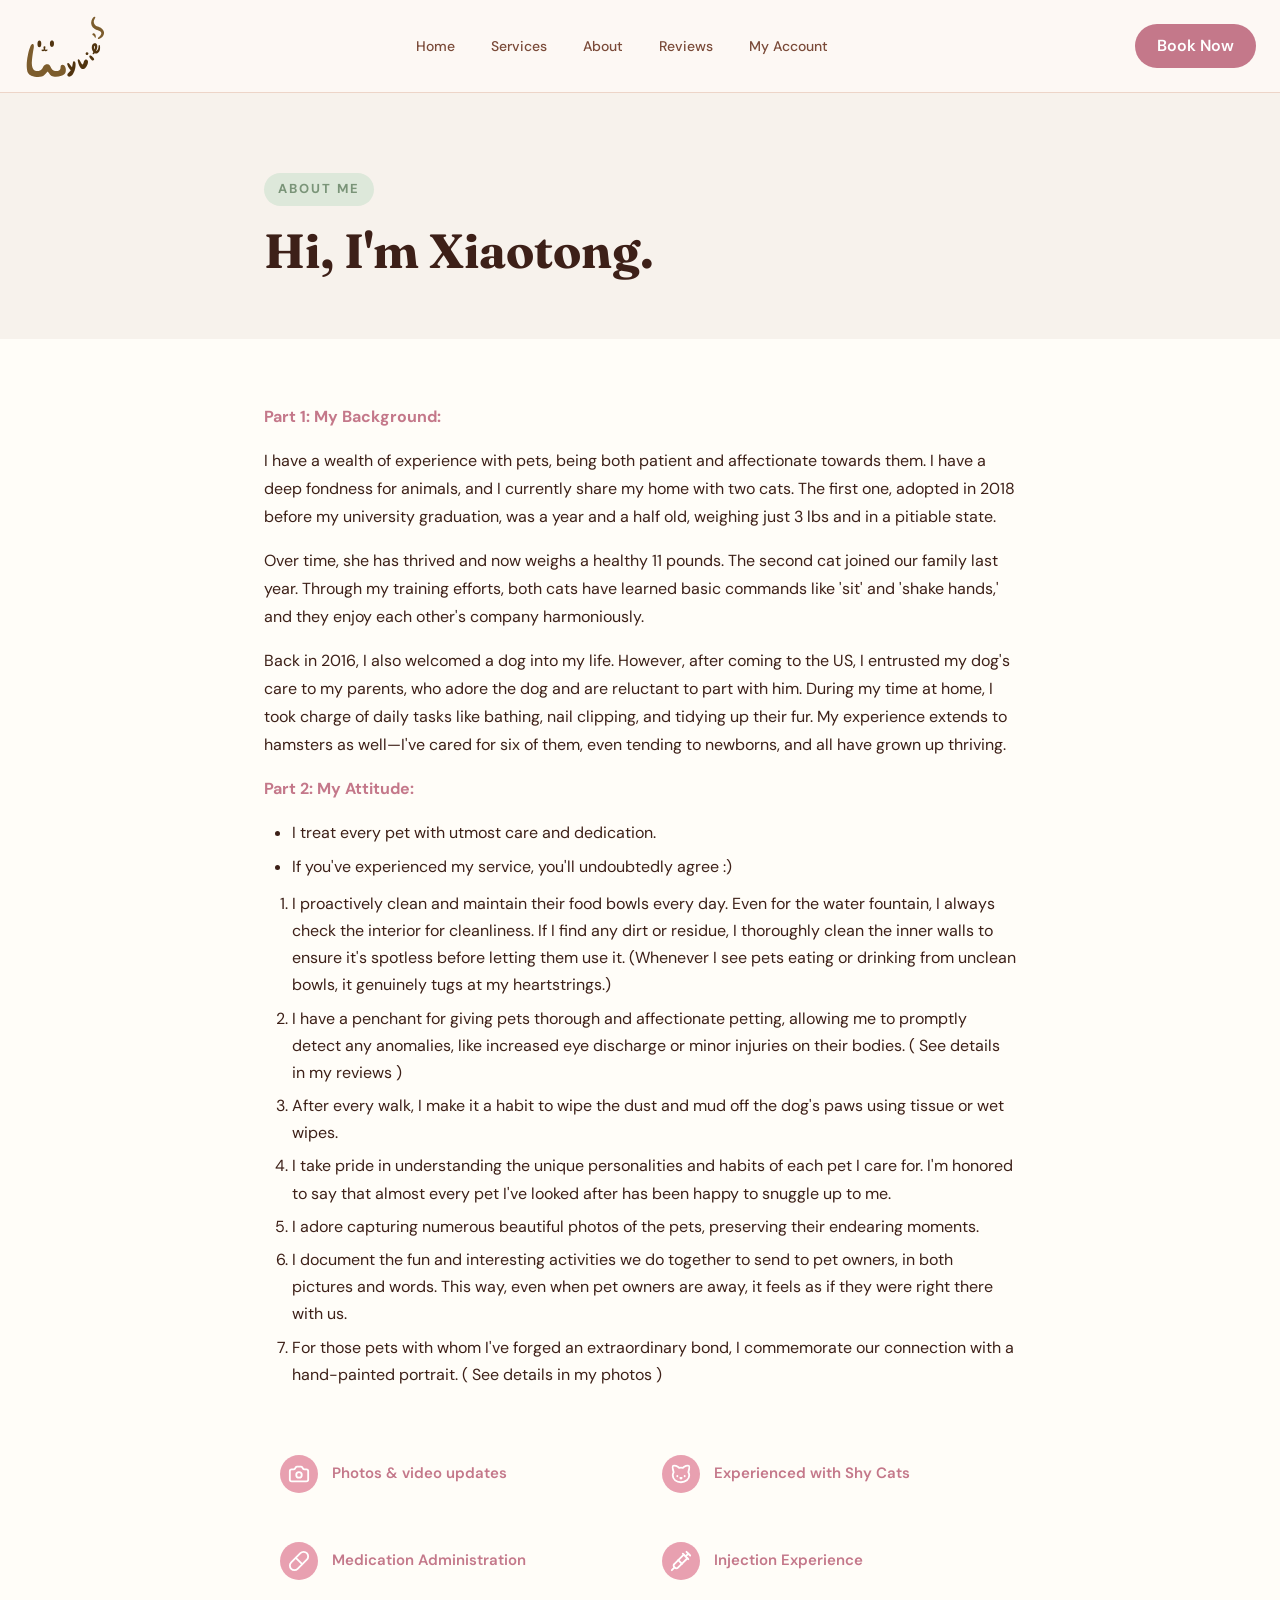
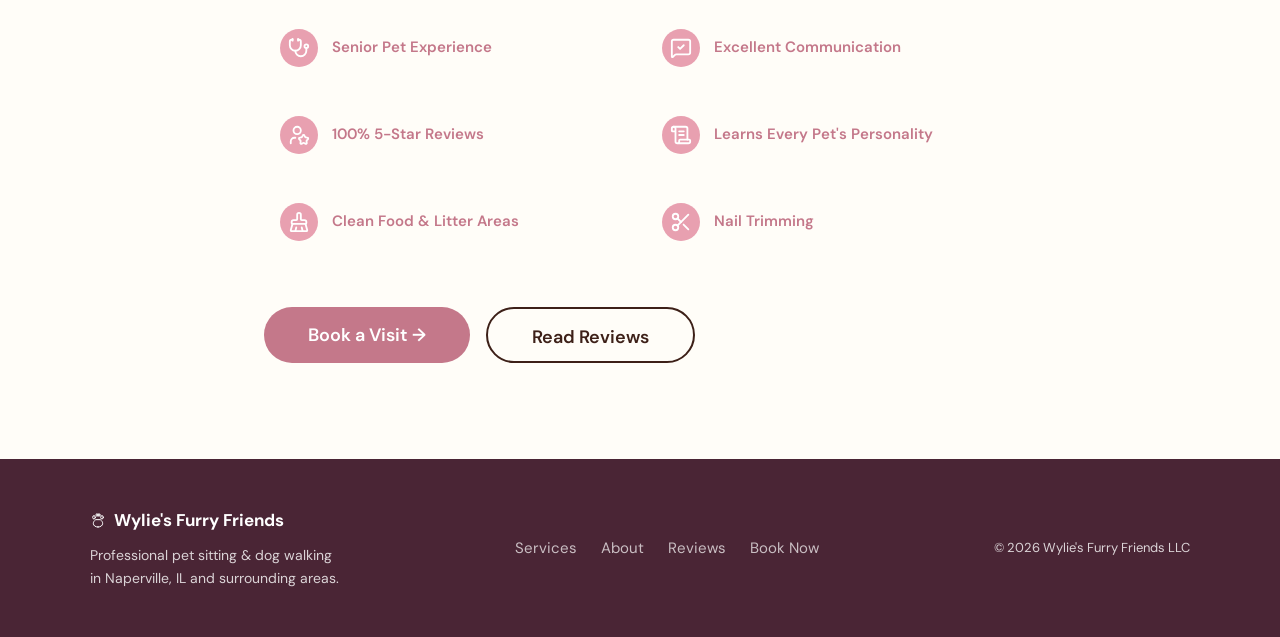
<file: about.html>
<!DOCTYPE html>
<html lang="en">
<head>
    <meta charset="UTF-8">
    <meta name="viewport" content="width=device-width, initial-scale=1.0">
    <title>About Me — Wylie's Furry Friends</title>
    <link rel="preconnect" href="https://fonts.googleapis.com">
    <link rel="preconnect" href="https://fonts.gstatic.com" crossorigin>
    <link href="https://fonts.googleapis.com/css2?family=DM+Sans:ital,wght@0,300;0,400;0,500;0,600;0,700;1,300;1,400&family=Fraunces:ital,wght@0,700;1,700&display=swap" rel="stylesheet">
    <link rel="stylesheet" href="styles.css">
    <link rel="icon" href="favicon.svg?v=3" type="image/svg+xml">
    <link rel="apple-touch-icon" href="icon-app.svg?v=3">
    <link rel="manifest" href="manifest.json?v=2">
    <meta name="theme-color" content="#7c5c2c">
    <style>
        .about-page-hero {
            background: var(--cream-2);
            padding: 80px 0 60px;
        }
        .about-page-hero .section-inner {
            max-width: 800px;
        }
        .about-page-body {
            padding: 64px 0 96px;
        }
        .about-page-body .section-inner {
            max-width: 800px;
        }
        .about-page-bio p {
            font-size: 16px;
            color: var(--brown);
            line-height: 1.75;
            margin-bottom: 16px;
        }
        .about-page-bio strong {
            color: var(--pink);
            font-size: 16px;
        }
        .about-page-bio h3 {
            font-family: 'Fraunces', serif;
            font-size: 22px;
            color: var(--brown);
            margin: 32px 0 12px;
        }
        .about-page-highlights {
            display: grid;
            grid-template-columns: 1fr 1fr;
            gap: 12px;
            margin-top: 48px;
        }
        .about-page-highlights .highlight-item span:last-child {
            white-space: nowrap;
        }
        .about-page-cta {
            margin-top: 48px;
            display: flex;
            gap: 16px;
            flex-wrap: wrap;
        }
        @media (max-width: 768px) {
            .about-page-hero { padding: 60px 0 40px; }
            .about-page-highlights { grid-template-columns: 1fr 1fr; }
        }
        @media (max-width: 480px) {
            .about-page-highlights { grid-template-columns: 1fr; }
        }
    </style>
</head>
<body>

<nav id="top">
    <a class="nav-logo" href="index.html">
        <img src="nav-logo.svg?v=1" alt="Wylie's Furry Friends" class="nav-logo-img">
    </a>
    <button class="hamburger" id="hamburger" aria-label="Menu"><svg xmlns="http://www.w3.org/2000/svg" width="24" height="24" viewBox="0 0 24 24" fill="none" stroke="currentColor" stroke-width="2" stroke-linecap="round" stroke-linejoin="round"><path d="M4 5h16"/><path d="M4 12h16"/><path d="M4 19h16"/></svg></button>
    <ul class="nav-links" id="navLinks">
        <li><a href="index.html">Home</a></li>
        <li><a href="index.html#services">Services</a></li>
        <li><a href="about.html" class="nav-active">About</a></li>
        <li><a href="reviews.html">Reviews</a></li>
        <li><a href="account.html">My Account</a></li>
    </ul>
    <a href="booking.html" class="nav-book-btn">Book Now</a>
</nav>

<!-- HERO -->
<section class="about-page-hero">
    <div class="section-inner">
        <div class="section-label">About Me</div>
        <h1 class="section-title" style="font-size:48px;margin-bottom:0">Hi, I'm Xiaotong.</h1>
    </div>
</section>

<!-- BODY -->
<section class="about-page-body">
    <div class="section-inner">
        <div class="about-page-bio">
            <p><strong>Part 1: My Background:</strong></p>
            <p>I have a wealth of experience with pets, being both patient and affectionate towards them. I have a deep fondness for animals, and I currently share my home with two cats. The first one, adopted in 2018 before my university graduation, was a year and a half old, weighing just 3 lbs and in a pitiable state.</p>
            <p>Over time, she has thrived and now weighs a healthy 11 pounds. The second cat joined our family last year. Through my training efforts, both cats have learned basic commands like 'sit' and 'shake hands,' and they enjoy each other's company harmoniously.</p>
            <p>Back in 2016, I also welcomed a dog into my life. However, after coming to the US, I entrusted my dog's care to my parents, who adore the dog and are reluctant to part with him. During my time at home, I took charge of daily tasks like bathing, nail clipping, and tidying up their fur. My experience extends to hamsters as well—I've cared for six of them, even tending to newborns, and all have grown up thriving.</p>

            <p><strong>Part 2: My Attitude:</strong></p>
            <ul class="about-attitude-list">
                <li>I treat every pet with utmost care and dedication.</li>
                <li>If you've experienced my service, you'll undoubtedly agree :)</li>
            </ul>
            <ol class="about-attitude-list">
                <li>I proactively clean and maintain their food bowls every day. Even for the water fountain, I always check the interior for cleanliness. If I find any dirt or residue, I thoroughly clean the inner walls to ensure it's spotless before letting them use it. (Whenever I see pets eating or drinking from unclean bowls, it genuinely tugs at my heartstrings.)</li>
                <li>I have a penchant for giving pets thorough and affectionate petting, allowing me to promptly detect any anomalies, like increased eye discharge or minor injuries on their bodies. ( See details in my reviews )</li>
                <li>After every walk, I make it a habit to wipe the dust and mud off the dog's paws using tissue or wet wipes.</li>
                <li>I take pride in understanding the unique personalities and habits of each pet I care for. I'm honored to say that almost every pet I've looked after has been happy to snuggle up to me.</li>
                <li>I adore capturing numerous beautiful photos of the pets, preserving their endearing moments.</li>
                <li>I document the fun and interesting activities we do together to send to pet owners, in both pictures and words. This way, even when pet owners are away, it feels as if they were right there with us.</li>
                <li>For those pets with whom I've forged an extraordinary bond, I commemorate our connection with a hand-painted portrait. ( See details in my photos )</li>
            </ol>
        </div>

        <!-- Highlights -->
        <div class="about-page-highlights">
            <div class="highlight-item">
                <span class="highlight-icon"><span class="hi-circle"><svg xmlns="http://www.w3.org/2000/svg" width="18" height="18" viewBox="0 0 24 24" fill="none" stroke="currentColor" stroke-width="2" stroke-linecap="round" stroke-linejoin="round"><path d="M13.997 4a2 2 0 0 1 1.76 1.05l.486.9A2 2 0 0 0 18.003 7H20a2 2 0 0 1 2 2v9a2 2 0 0 1-2 2H4a2 2 0 0 1-2-2V9a2 2 0 0 1 2-2h1.997a2 2 0 0 0 1.759-1.048l.489-.904A2 2 0 0 1 10.004 4z"/><circle cx="12" cy="13" r="3"/></svg></span></span>
                <span>Photos & video updates</span>
            </div>
            <div class="highlight-item">
                <span class="highlight-icon"><span class="hi-circle"><svg xmlns="http://www.w3.org/2000/svg" width="18" height="18" viewBox="0 0 24 24" fill="none" stroke="currentColor" stroke-width="2" stroke-linecap="round" stroke-linejoin="round"><path d="M12 5c.67 0 1.35.09 2 .26 1.78-2 5.03-2.84 6.42-2.26 1.4.58-.42 7-.42 7 .57 1.07 1 2.24 1 3.44C21 17.9 16.97 21 12 21s-9-3-9-7.56c0-1.25.5-2.4 1-3.44 0 0-1.89-6.42-.5-7 1.39-.58 4.72.23 6.5 2.23A9.04 9.04 0 0 1 12 5Z"/><path d="M8 14v.5"/><path d="M16 14v.5"/><path d="M11.25 16.25h1.5L12 17l-.75-.75Z"/></svg></span></span>
                <span>Experienced with Shy Cats</span>
            </div>
            <div class="highlight-item">
                <span class="highlight-icon"><span class="hi-circle"><svg xmlns="http://www.w3.org/2000/svg" width="18" height="18" viewBox="0 0 24 24" fill="none" stroke="currentColor" stroke-width="2" stroke-linecap="round" stroke-linejoin="round"><path d="m10.5 20.5 10-10a4.95 4.95 0 1 0-7-7l-10 10a4.95 4.95 0 1 0 7 7Z"/><path d="m8.5 8.5 7 7"/></svg></span></span>
                <span>Medication Administration</span>
            </div>
            <div class="highlight-item">
                <span class="highlight-icon"><span class="hi-circle"><svg xmlns="http://www.w3.org/2000/svg" width="18" height="18" viewBox="0 0 24 24" fill="none" stroke="currentColor" stroke-width="2" stroke-linecap="round" stroke-linejoin="round"><path d="m18 2 4 4"/><path d="m17 7 3-3"/><path d="M19 9 8.7 19.3c-1 1-2.5 1-3.4 0l-.6-.6c-1-1-1-2.5 0-3.4L15 5"/><path d="m9 11 4 4"/><path d="m5 19-3 3"/><path d="m14 4 6 6"/></svg></span></span>
                <span>Injection Experience</span>
            </div>
            <div class="highlight-item">
                <span class="highlight-icon"><span class="hi-circle"><svg xmlns="http://www.w3.org/2000/svg" width="18" height="18" viewBox="0 0 24 24" fill="none" stroke="currentColor" stroke-width="2" stroke-linecap="round" stroke-linejoin="round"><path d="M11 2v2"/><path d="M5 2v2"/><path d="M5 3H4a2 2 0 0 0-2 2v4a6 6 0 0 0 12 0V5a2 2 0 0 0-2-2h-1"/><path d="M8 15a6 6 0 0 0 12 0v-3"/><circle cx="20" cy="10" r="2"/></svg></span></span>
                <span>Senior Pet Experience</span>
            </div>
            <div class="highlight-item">
                <span class="highlight-icon"><span class="hi-circle"><svg xmlns="http://www.w3.org/2000/svg" width="18" height="18" viewBox="0 0 24 24" fill="none" stroke="currentColor" stroke-width="2" stroke-linecap="round" stroke-linejoin="round"><path d="M22 17a2 2 0 0 1-2 2H6.828a2 2 0 0 0-1.414.586l-2.202 2.202A.7.7 0 0 1 2 21.286V5a2 2 0 0 1 2-2h16a2 2 0 0 1 2 2z"/><path d="m9 11 2 2 4-4"/></svg></span></span>
                <span>Excellent Communication</span>
            </div>
            <div class="highlight-item">
                <span class="highlight-icon"><span class="hi-circle"><svg xmlns="http://www.w3.org/2000/svg" width="18" height="18" viewBox="0 0 24 24" fill="none" stroke="currentColor" stroke-width="2" stroke-linecap="round" stroke-linejoin="round"><path d="M16.051 12.616a1 1 0 0 1 1.909.024l.737 1.452a1 1 0 0 0 .737.535l1.634.256a1 1 0 0 1 .588 1.806l-1.172 1.168a1 1 0 0 0-.282.866l.259 1.613a1 1 0 0 1-1.541 1.134l-1.465-.75a1 1 0 0 0-.912 0l-1.465.75a1 1 0 0 1-1.539-1.133l.258-1.613a1 1 0 0 0-.282-.866l-1.156-1.153a1 1 0 0 1 .572-1.822l1.633-.256a1 1 0 0 0 .737-.535z"/><path d="M8 15H7a4 4 0 0 0-4 4v2"/><circle cx="10" cy="7" r="4"/></svg></span></span>
                <span>100% 5-Star Reviews</span>
            </div>
            <div class="highlight-item">
                <span class="highlight-icon"><span class="hi-circle"><svg xmlns="http://www.w3.org/2000/svg" width="18" height="18" viewBox="0 0 24 24" fill="none" stroke="currentColor" stroke-width="2" stroke-linecap="round" stroke-linejoin="round"><path d="M15 12h-5"/><path d="M15 8h-5"/><path d="M19 17V5a2 2 0 0 0-2-2H4"/><path d="M8 21h12a2 2 0 0 0 2-2v-1a1 1 0 0 0-1-1H11a1 1 0 0 0-1 1v1a2 2 0 1 1-4 0V5a2 2 0 1 0-4 0v2a1 1 0 0 0 1 1h3"/></svg></span></span>
                <span>Learns Every Pet's Personality</span>
            </div>
            <div class="highlight-item">
                <span class="highlight-icon"><span class="hi-circle"><svg xmlns="http://www.w3.org/2000/svg" width="18" height="18" viewBox="0 0 24 24" fill="none" stroke="currentColor" stroke-width="2" stroke-linecap="round" stroke-linejoin="round"><path d="m16 22-1-4"/><path d="M19 14a1 1 0 0 0 1-1v-1a2 2 0 0 0-2-2h-3a1 1 0 0 1-1-1V4a2 2 0 0 0-4 0v5a1 1 0 0 1-1 1H6a2 2 0 0 0-2 2v1a1 1 0 0 0 1 1"/><path d="M19 14H5l-1.973 6.767A1 1 0 0 0 4 22h16a1 1 0 0 0 .973-1.233z"/><path d="m8 22 1-4"/></svg></span></span>
                <span>Clean Food & Litter Areas</span>
            </div>
            <div class="highlight-item">
                <span class="highlight-icon"><span class="hi-circle"><svg xmlns="http://www.w3.org/2000/svg" width="18" height="18" viewBox="0 0 24 24" fill="none" stroke="currentColor" stroke-width="2" stroke-linecap="round" stroke-linejoin="round"><circle cx="6" cy="6" r="3"/><path d="M8.12 8.12 12 12"/><path d="M20 4 8.12 15.88"/><circle cx="6" cy="18" r="3"/><path d="M14.8 14.8 20 20"/></svg></span></span>
                <span>Nail Trimming</span>
            </div>
        </div>

        <!-- CTA -->
        <div class="about-page-cta">
            <a href="booking.html" class="btn-primary btn-large">Book a Visit →</a>
            <a href="reviews.html" class="btn-secondary btn-large">Read Reviews</a>
        </div>
    </div>
</section>

<!-- FOOTER -->
<footer>
    <div class="footer-inner">
        <div class="footer-left">
            <span class="footer-logo">
                <svg width="16" height="16" viewBox="0 0 24 24" fill="none" stroke="currentColor" stroke-width="1.5" stroke-linecap="round" stroke-linejoin="round"><ellipse cx="6" cy="6.5" rx="2" ry="2.5"/><ellipse cx="18" cy="6.5" rx="2" ry="2.5"/><ellipse cx="10.5" cy="3" rx="1.5" ry="2"/><ellipse cx="13.5" cy="3" rx="1.5" ry="2"/><path d="M12 21c-4 0-7-2-7-5.5 0-2 1.5-4 3.5-5.5h7c2 1.5 3.5 3.5 3.5 5.5C19 19 16 21 12 21z"/></svg>
                Wylie's Furry Friends
            </span>
            <p>Professional pet sitting & dog walking<br>in Naperville, IL and surrounding areas.</p>
        </div>
        <div class="footer-links">
            <a href="index.html#services">Services</a>
            <a href="about.html">About</a>
            <a href="reviews.html">Reviews</a>
            <a href="booking.html">Book Now</a>
        </div>
        <div class="footer-right">
            <p>© 2026 Wylie's Furry Friends LLC</p>
        </div>
    </div>
</footer>

<script>
    const hamburger = document.getElementById('hamburger');
    const navLinks = document.getElementById('navLinks');
    hamburger.addEventListener('click', () => navLinks.classList.toggle('open'));
</script>
</body>
</html>
</file>
<file: styles.css>
/* ================================
   TOKENS
================================ */
:root {
    --cream:     #FFFDF8;
    --cream-2:   #F7F2EC;
    --pink:      #C4788A;
    --pink-light:#FEF9F2;
    --green:     #7A9478;
    --green-light:#DDE8DA;
    --brown:     #3D2018;
    --brown-mid: #7A4A38;
    --card-bg:   #FFFAF6;
    --border:    #EDD5C8;
    --shadow:    0 4px 24px rgba(61,32,24,0.08);
}

/* ================================
   RESET & BASE
================================ */
*, *::before, *::after { box-sizing: border-box; margin: 0; padding: 0; }

html { scroll-behavior: smooth; overflow-x: hidden; max-width: 100vw; }

body {
    font-family: 'DM Sans', sans-serif;
    background: var(--cream);
    color: var(--brown);
    line-height: 1.6;
    overflow-x: hidden;
    width: 100%;
    max-width: 100vw;
}

img { display: block; width: 100%; height: 100%; object-fit: cover; }

a { text-decoration: none; color: inherit; }

/* ================================
   REVEAL ANIMATIONS
================================ */
.reveal, .reveal-right {
    opacity: 0;
    transform: translateY(28px);
    transition: opacity 0.65s ease, transform 0.65s ease;
}
.reveal-right { transform: translateX(28px); }
.reveal.visible, .reveal-right.visible { opacity: 1; transform: none; }

/* ================================
   BUTTONS
================================ */
.btn-primary {
    display: inline-block;
    background: var(--pink);
    color: #fff;
    padding: 0 32px;
    height: 44px;
    line-height: 44px;
    box-sizing: border-box;
    border-radius: 50px;
    font-weight: 600;
    font-size: 16px;
    transition: background 0.2s, transform 0.15s;
}
.btn-primary:hover { background: #b0667a; transform: translateY(-2px); }

.btn-secondary {
    display: inline-block;
    border: 2px solid var(--brown);
    color: var(--brown);
    padding: 0 28px;
    height: 44px;
    line-height: 40px;
    box-sizing: border-box;
    border-radius: 50px;
    font-weight: 600;
    font-size: 16px;
    transition: background 0.2s;
}
.btn-secondary:hover { background: var(--cream-2); }

.btn-large { height: 56px; line-height: 56px; padding: 0 44px; font-size: 18px; }

/* ================================
   SECTION COMMON
================================ */
.section-inner {
    max-width: 1400px;
    margin: 0 auto;
    padding: 0 24px;
}

.section-label {
    display: inline-block;
    background: var(--green-light);
    color: var(--green);
    font-size: 13px;
    font-weight: 700;
    letter-spacing: 2px;
    text-transform: uppercase;
    padding: 6px 14px;
    border-radius: 50px;
    margin-bottom: 16px;
}

.section-title {
    font-family: 'Fraunces', serif;
    font-size: 42px;
    font-weight: 700;
    line-height: 1.2;
    color: var(--brown);
    margin-bottom: 48px;
}

/* ================================
   NAV
================================ */
nav {
    position: sticky;
    top: 0;
    z-index: 100;
    display: flex;
    align-items: center;
    justify-content: space-between;
    padding: 4px clamp(24px, calc((100vw - 1400px) / 2 + 24px), 300px);
    background: rgba(253,248,243,0.92);
    backdrop-filter: blur(12px);
    border-bottom: 1px solid var(--border);
    white-space: nowrap;
    min-width: 360px;
    gap: 0;
}

.nav-logo {
    font-weight: 700;
    font-size: 19px;
    color: var(--brown);
    letter-spacing: -0.3px;
    display: flex;
    align-items: center;
    gap: 8px;
    white-space: nowrap;
    flex-shrink: 0;
}
.nav-logo-img {
    height: 84px;
    width: 84px;
    object-fit: contain;
    display: block;
}

.nav-links {
    display: flex;
    align-items: center;
    gap: 36px;
    list-style: none;
    flex: 1;
    justify-content: center;
}

.nav-links a {
    font-size: 14px;
    font-weight: 500;
    color: var(--brown-mid);
    transition: color 0.2s;
}
.nav-links a:hover {
    color: var(--pink);
}

.nav-book-btn {
    background: var(--pink) !important;
    color: #fff !important;
    padding: 0 22px;
    height: 44px;
    line-height: 44px;
    box-sizing: border-box;
    border-radius: 50px;
    font-weight: 600 !important;
    transition: background 0.2s !important;
    flex-shrink: 0;
}
.nav-book-btn:hover { background: #b0667a !important; }

.hamburger {
    display: none;
    background: none;
    border: none;
    font-size: 23px;
    cursor: pointer;
    color: var(--brown);
}

/* ================================
   HERO
================================ */
.hero {
    display: grid;
    grid-template-columns: 1fr 1fr;
    align-items: center;
    gap: 60px;
    max-width: 1100px;
    margin: 0 auto;
    padding: 80px 24px 100px;
}

.hero-eyebrow {
    font-size: 14px;
    font-weight: 500;
    color: var(--brown-mid);
    letter-spacing: 0.5px;
    margin-bottom: 16px;
}

.hero-title {
    font-family: 'Fraunces', serif;
    font-size: 54px;
    font-weight: 700;
    line-height: 1.15;
    color: var(--brown);
    margin-bottom: 20px;
}
.hero-title em {
    font-style: italic;
    color: var(--pink);
}

.hero-sub {
    font-size: 17px;
    color: var(--brown-mid);
    max-width: 460px;
    margin-bottom: 32px;
    line-height: 1.7;
}

.hero-actions {
    display: flex;
    gap: 16px;
    margin-bottom: 32px;
    flex-wrap: wrap;
}

.hero-badges {
    display: flex;
    flex-direction: column;
    gap: 16px;
}

.badge {
    background: none;
    color: var(--pink);
    font-size: 16px;
    font-weight: 400;
    padding: 0;
    border-radius: 0;
    display: flex;
    align-items: center;
    gap: 14px;
    box-shadow: none;
}
.badge-icon-wrap {
    width: 34px;
    height: 34px;
    border-radius: 50%;
    background: #F9DDE3;
    display: flex;
    align-items: center;
    justify-content: center;
    flex-shrink: 0;
    color: var(--pink);
}
.badge-icon-wrap svg {
    width: 20px;
    height: 20px;
}
.badge-icon-text {
    font-size: 14px;
    font-weight: 400;
    font-family: inherit;
}

.hero-photo {
    position: relative;
}

.hero-photo-placeholder {
    width: 100%;
    aspect-ratio: 4/5;
    border-radius: 32px;
    overflow: hidden;
    background: var(--pink-light);
    display: flex;
    align-items: center;
    justify-content: center;
}

.hero-photo-fallback {
    font-size: 81px;
    display: none;
}

.hero-photo-placeholder img { border-radius: 0; }

.hero-float-card {
    position: absolute;
    bottom: 32px;
    left: -32px;
    background: #fff;
    border-radius: 16px;
    padding: 16px 20px;
    box-shadow: var(--shadow);
    max-width: 240px;
    display: flex;
    flex-direction: column;
    gap: 4px;
}

.float-star { color: #F5A623; font-size: 15px; }
.float-text { font-size: 13px; line-height: 1.5; color: var(--brown); font-style: italic; }
.float-name { font-size: 12px; font-weight: 700; color: var(--brown-mid); }

/* ================================
   SERVICES
================================ */
.services-section {
    padding: 96px 0;
    background: var(--cream-2);
}
.services-about-grid {
    display: grid;
    grid-template-columns: 2fr 1fr;
    gap: 64px;
    align-items: start;
}
.services-col, .about-col { min-width: 0; }

@media (max-width: 1100px) {
    .services-about-grid { grid-template-columns: 1fr; }
}

.services-grid {
    display: grid;
    grid-template-columns: 1fr 1fr;
    gap: 28px;
    margin-bottom: 32px;
}

.service-card {
    background: var(--card-bg);
    border: 1px solid var(--border);
    border-radius: 28px;
    padding: 40px;
    display: flex;
    flex-direction: column;
}

.service-card .price-breakdown {
    flex: 1;
}

.service-card-accent {
    background: var(--card-bg);
    border-color: var(--border);
    color: var(--brown);
}

.service-icon {
    font-size: 37px;
    margin-bottom: 16px;
}

.service-card h3 {
    font-family: 'Fraunces', serif;
    font-size: 26px;
    font-weight: 700;
    margin-bottom: 10px;
}

.service-desc {
    font-size: 15px;
    color: var(--brown-mid);
    margin-bottom: 20px;
    line-height: 1.6;
    min-height: 3em;
}
.service-card-accent .service-desc { color: var(--brown-mid); }

.service-price-main {
    font-size: 41px;
    font-weight: 900;
    color: var(--pink);
    margin-bottom: 20px;
    line-height: 1;
}
.service-price-main span { font-size: 17px; font-weight: 500; color: var(--brown-mid); }
.service-card-accent .service-price-main span { color: var(--brown-mid); }

.price-breakdown {
    list-style: none;
    border-top: 1px solid var(--border);
    padding-top: 16px;
    margin-bottom: 28px;
    display: flex;
    flex-direction: column;
    gap: 10px;
}
.service-card-accent .price-breakdown { border-color: var(--border); }

.price-breakdown li {
    display: flex;
    justify-content: space-between;
    font-size: 15px;
    color: var(--brown-mid);
}

.price-breakdown .price {
    font-weight: 700;
    color: var(--brown);
}

.price-breakdown .divider {
    border: none;
    border-top: 1px solid var(--border);
    padding: 0;
    margin: 4px 0;
}
.service-card-accent .price-breakdown .divider { border-color: var(--border); }

/* ─── Holiday info popover ─── */
.holiday-info {
    display: inline;
    position: relative;
}
.holiday-info summary {
    display: inline-flex;
    align-items: center;
    justify-content: center;
    width: 16px;
    height: 16px;
    border-radius: 50%;
    background: var(--pink);
    color: #fff;
    font-size: 11px;
    font-weight: 800;
    cursor: pointer;
    list-style: none;
    vertical-align: middle;
    margin-left: 5px;
    user-select: none;
    flex-shrink: 0;
}
.holiday-info summary::-webkit-details-marker { display: none; }
.holiday-info[open] summary { background: var(--brown); }
.holiday-info-body {
    position: absolute;
    left: 50%;
    bottom: calc(100% + 8px);
    transform: translateX(-50%);
    background: #fff;
    border: 1px solid var(--border);
    border-radius: 12px;
    padding: 14px 16px;
    width: 240px;
    box-shadow: 0 8px 24px rgba(61,32,24,0.12);
    z-index: 100;
    font-size: 13px;
    color: var(--brown-mid);
    line-height: 1.5;
}
.holiday-info-body p { margin-bottom: 8px; color: var(--brown); font-weight: 600; }
.holiday-info-body ul { padding-left: 14px; margin: 0; }
.holiday-info-body li { margin-bottom: 3px; }

@media (max-width: 768px) {
    .holiday-info-body {
        position: fixed;
        left: 50%;
        top: 50%;
        bottom: auto;
        transform: translate(-50%, -50%);
        width: calc(100vw - 48px);
        max-width: 320px;
        z-index: 999;
    }
}

.service-book-btn {
    display: block;
    text-align: center;
    padding: 0;
    height: 44px;
    line-height: 44px;
    box-sizing: border-box;
    border-radius: 50px;
    font-weight: 600;
    font-size: 15px;
    background: var(--pink);
    color: #fff;
    transition: background 0.2s;
}
.service-book-btn:hover { background: #b0667a; }
.service-card-accent .service-book-btn:hover { background: #b0667a; }

.services-note {
    text-align: center;
    font-size: 15px;
    color: var(--brown-mid);
}

/* ================================
   ABOUT
================================ */
.about-section {
    padding: 96px 0;
}

.about-grid {
    display: grid;
    grid-template-columns: 1fr 1fr;
    gap: 72px;
    align-items: center;
}

.about-photo-wrap { position: relative; }

.about-photo-box {
    width: 100%;
    aspect-ratio: 3/4;
    border-radius: 32px;
    overflow: hidden;
    background: var(--pink-light);
}

.about-rover-badge {
    position: absolute;
    bottom: -20px;
    right: -20px;
    background: #fff;
    border-radius: 16px;
    padding: 16px 20px;
    box-shadow: var(--shadow);
    display: flex;
    align-items: center;
    gap: 12px;
}

.rover-star {
    font-size: 29px;
    color: #F5A623;
}

.about-rover-badge strong {
    font-size: 15px;
    font-weight: 700;
    display: block;
}

.about-rover-badge p {
    font-size: 13px;
    color: var(--brown-mid);
}

.about-text .section-title { margin-bottom: 20px; }

.about-text p {
    font-size: 16px;
    color: var(--brown-mid);
    line-height: 1.75;
    margin-bottom: 16px;
}

.about-highlights {
    display: grid;
    grid-template-columns: 1fr 1fr;
    gap: 12px;
    margin: 28px 0 36px;
}

.highlight-item {
    display: flex;
    align-items: center;
    gap: 14px;
    background: transparent;
    border-radius: 16px;
    padding: 18px 16px;
    font-size: 15px;
    font-weight: 600;
    color: #C4788A;
}

.highlight-icon {
    flex-shrink: 0;
    margin-top: 1px;
}

.hi-circle {
    width: 38px;
    height: 38px;
    border-radius: 50%;
    background: #E8A0B0;
    display: flex;
    align-items: center;
    justify-content: center;
    color: white;
}
.hi-circle svg { width: 22px; height: 22px; }

/* ================================
   GALLERY
================================ */
.gallery-section {
    padding: 96px 0;
    background: var(--cream);
}

.gallery-section .section-title { margin-bottom: 40px; }

.gallery-masonry {
    display: flex;
    flex-direction: column;
    gap: 12px;
}

/* Justified rows — grouped photos */
.gallery-row {
    display: flex;
    gap: 12px;
}

.gallery-item {
    flex-shrink: 0;
    cursor: pointer;
    overflow: hidden;
    border-radius: 14px;
}
.gallery-item img {
    width: 100%;
    height: 100%;
    display: block;
    border-radius: 14px;
    transition: transform 0.35s ease;
}
.gallery-item:hover img { transform: scale(1.02); }

/* 4-column masonry — ungrouped tail photos */
.gallery-grid-tail {
    column-count: 3;
    column-gap: 12px;
}
.gallery-grid-tail .gallery-item {
    break-inside: avoid;
    margin-bottom: 12px;
    border-radius: 14px;
    overflow: hidden;
}
.gallery-grid-tail .gallery-item img {
    width: 100%;
    height: auto;
    display: block;
    border-radius: 14px;
    transition: transform 0.35s ease, opacity 0.3s;
    opacity: 0;
}
.gallery-grid-tail .gallery-item img.loaded { opacity: 1; }
.gallery-grid-tail .gallery-item:hover img { transform: scale(1.02); }

/* Mobile flat 2-column grid */
.gallery-mobile-grid {
    display: grid;
    grid-template-columns: 1fr 1fr;
    gap: 8px;
}
.gallery-mobile-grid .gallery-item {
    aspect-ratio: 1/1;
    border-radius: 10px;
    overflow: hidden;
    cursor: pointer;
}
.gallery-mobile-grid .gallery-item img {
    width: 100%;
    height: 100%;
    object-fit: cover;
    display: block;
    border-radius: 10px;
}

.gallery-hidden { display: none !important; }

.gallery-more-btn {
    background: none;
    border: 2px solid var(--brown);
    border-radius: 50px;
    padding: 0 28px;
    height: 44px;
    line-height: 40px;
    box-sizing: border-box;
    font-size: 16px;
    font-weight: 600;
    font-family: 'DM Sans', sans-serif;
    color: var(--brown);
    cursor: pointer;
    transition: background 0.2s, color 0.2s;
}
.gallery-more-btn:hover { background: var(--brown); color: #fff; }

.reviews-btn-uniform {
    width: 200px;
    text-align: center;
    padding: 0 !important;
    font-size: 14px !important;
    height: 44px;
    line-height: 40px;
    display: block;
    box-sizing: border-box;
}

/* ─── Lightbox ─── */
.lightbox {
    position: fixed;
    inset: 0;
    background: rgba(20, 10, 6, 0.92);
    z-index: 1000;
    display: flex;
    align-items: center;
    justify-content: center;
    opacity: 0;
    pointer-events: none;
    transition: opacity 0.25s;
}
.lightbox.active { opacity: 1; pointer-events: all; }

.lightbox-img {
    max-width: 90vw;
    max-height: 90vh;
    border-radius: 12px;
    object-fit: contain;
    box-shadow: 0 20px 60px rgba(0,0,0,0.5);
}

.lightbox-close {
    position: absolute;
    top: 20px; right: 20px;
    background: rgba(255,255,255,0.15);
    border: none;
    border-radius: 50%;
    width: 44px; height: 44px;
    display: flex; align-items: center; justify-content: center;
    color: #fff;
    cursor: pointer;
    transition: background 0.2s;
}
.lightbox-close:hover { background: rgba(255,255,255,0.3); }

.lightbox-nav {
    position: absolute;
    top: 50%; transform: translateY(-50%);
    background: rgba(255,255,255,0.15);
    border: none;
    border-radius: 50%;
    width: 48px; height: 48px;
    display: flex; align-items: center; justify-content: center;
    color: #fff;
    cursor: pointer;
    transition: background 0.2s;
}
.lightbox-nav:hover { background: rgba(255,255,255,0.3); }
.lightbox-prev { left: 20px; }
.lightbox-next { right: 20px; }

/* ================================
   REVIEWS
================================ */
.reviews-section {
    padding: 96px 0;
    background: var(--cream-2);
}

.reviews-grid {
    display: grid;
    grid-template-columns: repeat(3, 1fr);
    gap: 20px;
}

.review-card {
    background: var(--card-bg);
    border: 1px solid var(--border);
    border-radius: 24px;
    padding: 32px;
    display: flex;
    flex-direction: column;
    gap: 0;
}

.review-card-large {
    grid-column: span 2;
}

.rc-pink    { background: #F7E8EE; border-color: #EDD0DA; }
.rc-green   { background: #F7F0D8; border-color: #E8D9A0; }
.rc-peach   { background: #FBE9DC; border-color: #F0D0BB; }
.rc-lavender{ background: #EDE8F5; border-color: #D5CCE8; }
.rc-sage    { background: #FBF3D5; border-color: #E5D490; }
.rc-rose    { background: #F5E8E8; border-color: #E2C8C8; }

.review-stars { color: #F5A623; font-size: 17px; letter-spacing: 2px; }

.review-text {
    font-size: 15px;
    line-height: 1.75;
    color: var(--brown-mid);
    flex: 1;
    font-style: normal;
}
.review-card-large .review-text { color: var(--brown-mid); }

.review-footer { margin-top: auto; }

.review-author strong {
    display: block;
    font-size: 15px;
    font-weight: 700;
    color: var(--brown);
}
.review-card-large .review-author strong { color: var(--brown); }

.review-author span {
    font-size: 13px;
    color: var(--brown-mid);
}

/* ================================
   CTA BANNER
================================ */
.cta-section {
    background: var(--pink);
    padding: 80px 24px;
    text-align: center;
}

.cta-inner { max-width: 560px; margin: 0 auto; }

.cta-section h2 {
    font-family: 'Fraunces', serif;
    font-size: 40px;
    color: #fff;
    margin-bottom: 12px;
}

.cta-section p {
    color: rgba(255,255,255,0.85);
    font-size: 17px;
    margin-bottom: 32px;
}

.cta-section .btn-primary {
    background: #fff;
    color: var(--pink);
}
.cta-section .btn-primary:hover { background: var(--cream); }

/* ================================
   FOOTER
================================ */
footer {
    background: #4a2535;
    color: rgba(255,255,255,0.8);
    padding: 48px 28px;
}

.footer-inner {
    max-width: 1100px;
    margin: 0 auto;
    display: flex;
    align-items: center;
    justify-content: space-between;
    gap: 40px;
}

.footer-logo {
    font-weight: 700;
    font-size: 17px;
    color: #fff;
    display: flex;
    align-items: center;
    gap: 8px;
    margin-bottom: 10px;
}

.footer-left p {
    font-size: 14px;
    line-height: 1.6;
}

.footer-links {
    display: flex;
    flex-direction: row;
    flex-wrap: wrap;
    gap: 10px 24px;
}

.footer-links a {
    font-size: 15px;
    color: rgba(255,255,255,0.7);
    transition: color 0.2s;
}
.footer-links a:hover { color: #fff; }

.footer-right p { font-size: 13px; }

/* ================================
   MOBILE
================================ */
@media (max-width: 768px) {
    html, body {
        max-width: 100vw;
        overflow-x: hidden;
    }

    nav {
        position: fixed;
        top: 0; left: 0; right: 0;
        padding: 8px 20px;
        width: 100%;
        min-width: 0;
        z-index: 200;
        box-sizing: border-box;
        justify-content: flex-start;
        gap: 12px;
    }
    body { padding-top: 100px; }

    /* Other pages: hamburger left, Book Now right, no logo */
    .hamburger { display: block; order: 1; }
    .nav-book-btn { order: 2; }
    .nav-logo { display: none; }

    /* Home page: hamburger + Book Now grouped left, logo pushed right */
    .home-page .nav-logo { display: flex; order: 3; margin-left: auto; }
    .home-page .hamburger { order: 1; }
    .home-page .nav-book-btn { order: 2; }

    .nav-links {
        display: none;
        flex-direction: column;
        align-items: flex-start;
        position: absolute;
        top: 60px; left: 0; right: 0;
        background: var(--cream);
        padding: 16px 24px 24px;
        gap: 16px;
        border-bottom: 1px solid var(--border);
    }
    .nav-links.open { display: flex; }

    .hero {
        grid-template-columns: 1fr;
        padding: 40px 24px 60px;
        gap: 40px;
    }

    .hero-title { font-size: 40px; }
    .hero-sub { font-size: 14px; }
    .badge { font-size: 14px; }

    .hero-photo-placeholder { aspect-ratio: 1/1; }

    .hero-float-card { left: 0; right: 0; margin: 0 auto; bottom: -16px; }

    .section-inner { padding: 0 24px; }

    .section-title { font-size: 30px; margin-bottom: 32px; }

    .services-section { padding: 64px 0; }
    .services-grid { grid-template-columns: 1fr; }
    .service-card { padding: 24px; }
    .services-about-grid { gap: 40px; }
    .about-rover-badge { right: 0; }

    .gallery-section { padding: 64px 0; }
    .gallery-masonry { gap: 8px; }

    .gallery-item img { border-radius: 10px; }
    .gallery-grid {
        grid-template-columns: 1fr 1fr;
        grid-template-rows: auto;
    }
    .g-tall, .g-wide { grid-column: span 1; grid-row: span 1; height: 160px; }

    .reviews-section { padding: 64px 0; }
    .reviews-grid { grid-template-columns: 1fr; }
    .review-card-large { grid-column: span 1; }

    .cta-section { padding: 60px 24px; }
    .cta-section h2 { font-size: 30px; }
    .cta-section p { font-size: 13px; }
    .cta-section .btn-primary { padding: 0 24px; font-size: 14px; }

    footer { padding: 40px 24px; }
    .footer-inner { flex-direction: column; gap: 28px; }

    .about-highlights { grid-template-columns: 1fr; gap: 4px; }
    .about-highlights .highlight-item { padding: 6px 0; }
}

/* ── About Bio Collapse ── */
.about-bio-wrap { margin-bottom: 8px; }
.about-bio-preview {
    display: -webkit-box;
    -webkit-line-clamp: 3;
    -webkit-box-orient: vertical;
    overflow: hidden;
    line-height: 1.7;
    font-size: 16px;
}
.about-bio-full { color: var(--brown); }
.about-bio-full p { margin: 0 0 10px; line-height: 1.7; font-size: 16px; color: var(--brown); }
.about-bio-full strong { color: var(--pink); font-size: 16px; }
.about-bio-ellipsis { margin: 2px 0 0; color: var(--brown-mid); font-size: 16px; line-height: 1; }
.about-attitude-list { margin: 0 0 10px 0; padding-left: 28px; font-size: 16px; color: var(--brown); line-height: 1.7; }
.about-attitude-list li { margin-bottom: 6px; }
.about-read-more {
    background: none; border: none; padding: 2px 0;
    color: var(--pink); font-size: 15px; font-weight: 600;
    cursor: pointer; font-family: inherit;
    text-decoration: underline;
    display: block;
}
.about-read-more:hover { opacity: 0.75; }

/* ── Mobile: prevent input auto-zoom (iOS Safari zooms when font-size < 16px) ── */
@media (max-width: 768px) {
    input, select, textarea {
        font-size: 16px !important;
    }
}
</file>
